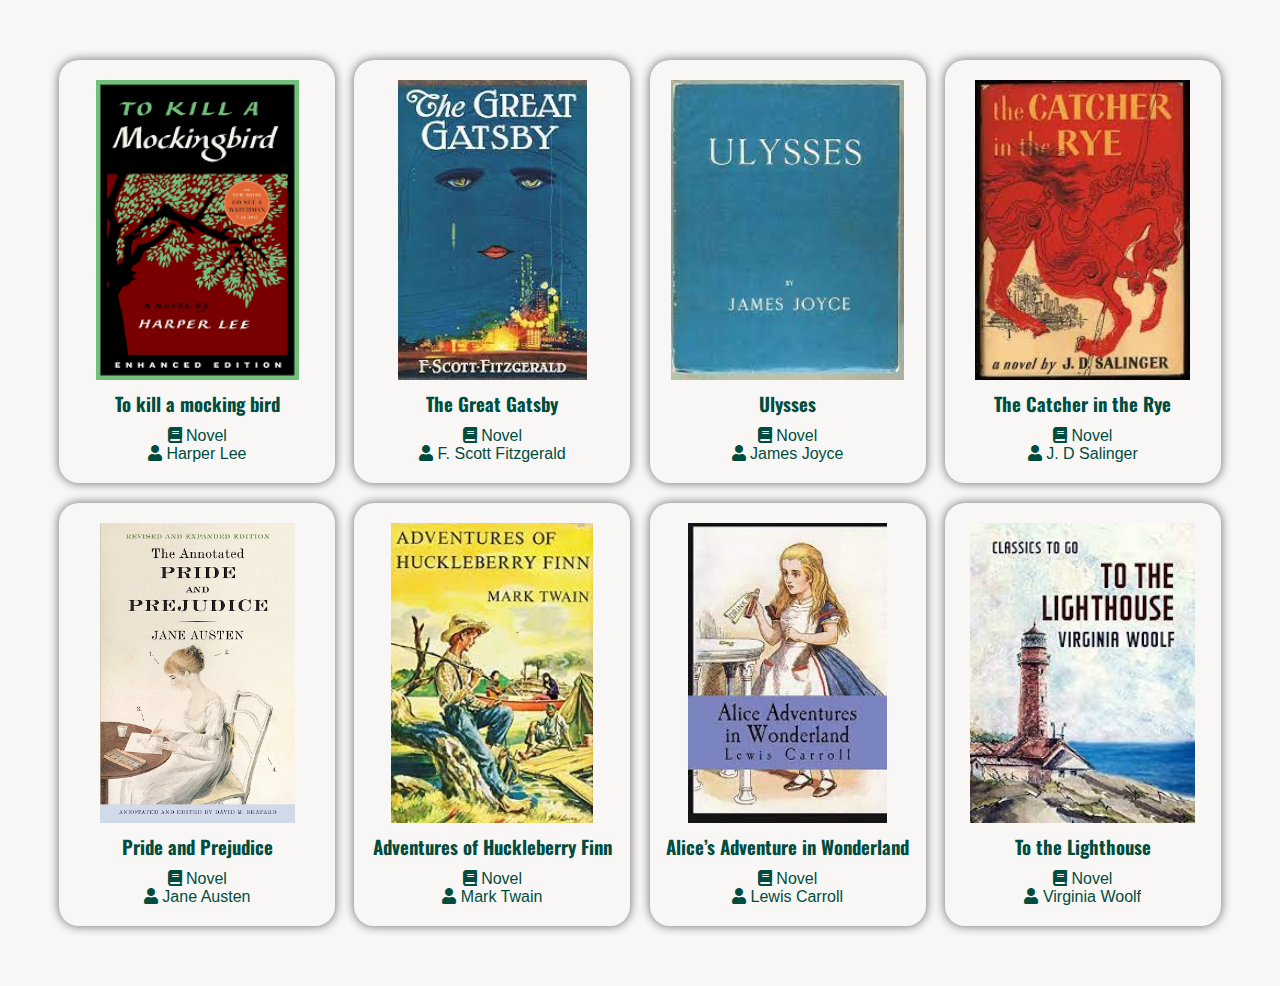
<file: index.html>
<html lang="en">
<head>
    <link rel="stylesheet" href="style.css">
    <meta charset="UTF-8">
    <meta name="viewport" content="width=device-width, initial-scale=1.0">
    <title>Book Store</title>
    <link
      rel="stylesheet"
      href="https://cdnjs.cloudflare.com/ajax/libs/font-awesome/5.14.0/css/all.min.css"
    />
</head>
<body>
    <div class="container">
        <div class="books-section">
            <!-- <div class="books">
                <img src="toKillAMockingBird.png" alt="To kill a mocking bird" class="book-cover">
                <h3 class="title">Adventures of Huckleberry Finn</h3>
                <p class="category"><i class="fas fa-book"></i> Novel</p>
                <p class="author"><i class="fas fa-user"></i> Harper Lee</p>
            </div> -->
        </div>
    </div>
    <script src="script.js"></script>
</body>
</html>
</file>
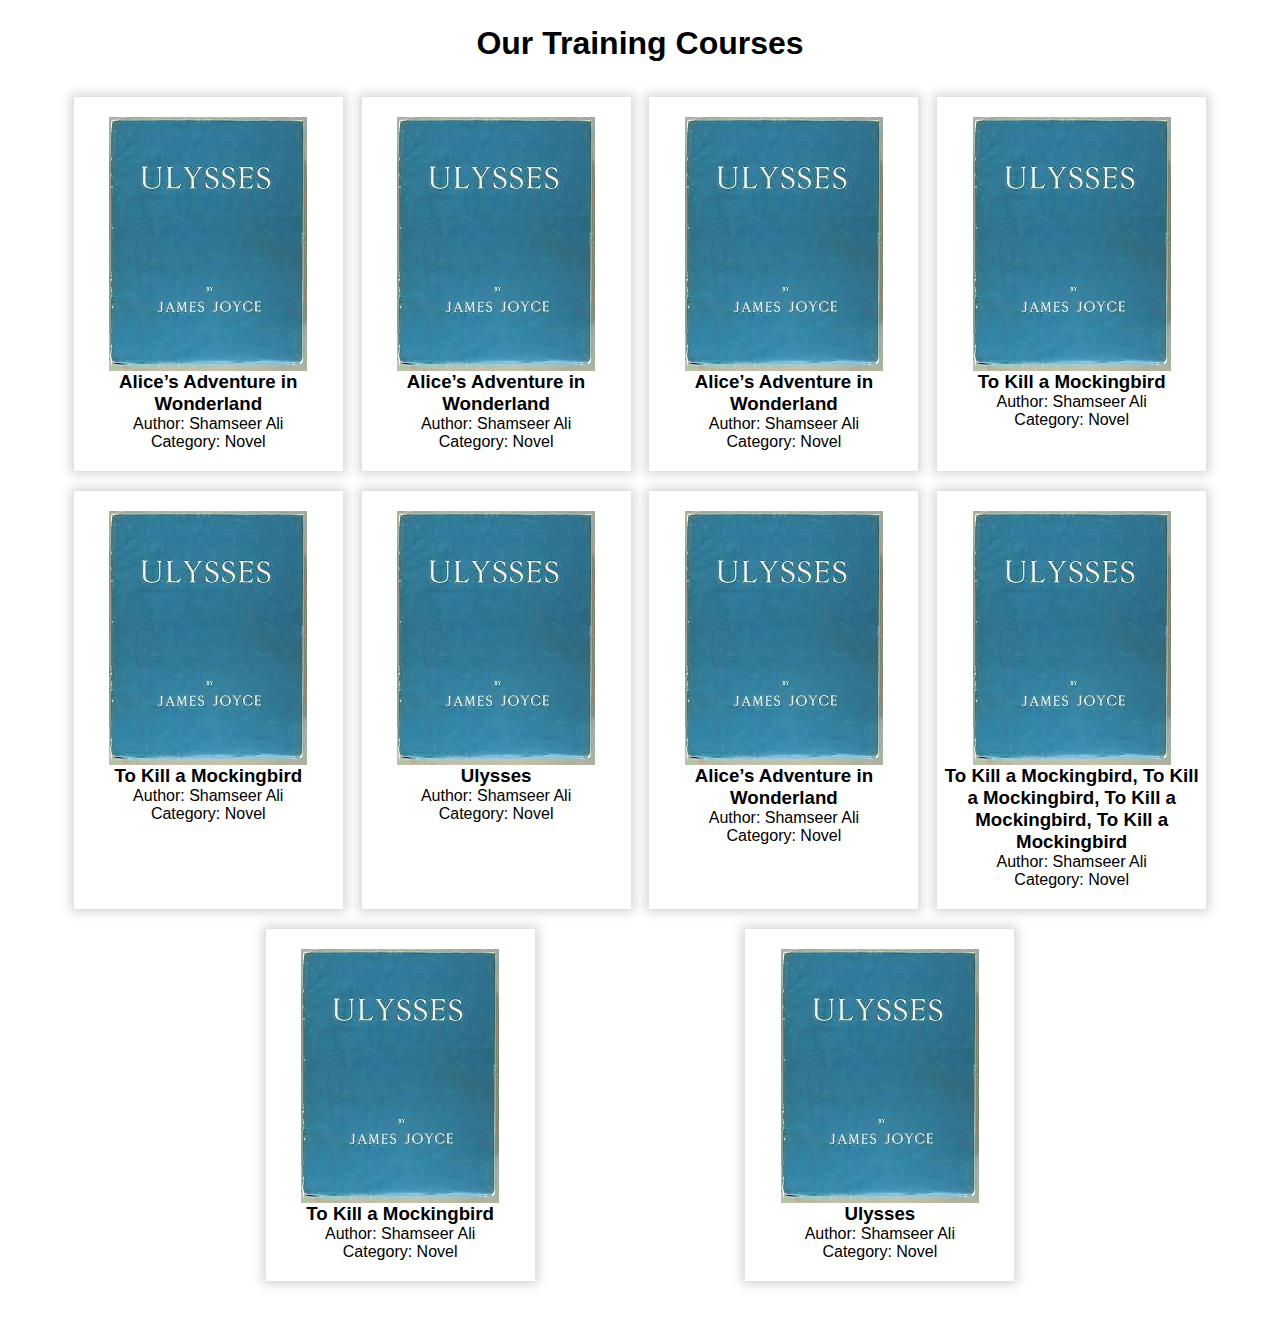
<file: card.html>
<html lang="en">
<head>
    <link rel="stylesheet" href="cardStyle.css">
    <meta charset="UTF-8">
    <meta name="viewport" content="width=device-width, initial-scale=1.0">
    <title>Document</title>
</head>
<body>
    <div class="training-section">
        <h1>Our Training Courses</h1>
        <div class="container">
            <div class="training-items">
                <img src="ulysses.jpg" alt="uls">
                <h3>Alice’s Adventure in Wonderland</h3>
                <p>Author: Shamseer Ali</p>
                <p>Category: Novel</p>
            </div>
            <div class="training-items">
                <img src="ulysses.jpg" alt="uls">
                <h3>Alice’s Adventure in Wonderland</h3>
                <p>Author: Shamseer Ali</p>
                <p>Category: Novel</p>
            </div>
            <div class="training-items">
                <img src="ulysses.jpg" alt="uls">
                <h3>Alice’s Adventure in Wonderland</h3>
                <p>Author: Shamseer Ali</p>
                <p>Category: Novel</p>
            </div>
            <div class="training-items">
                <img src="ulysses.jpg" alt="uls">
                <h3>To Kill a Mockingbird</h3>
                <p>Author: Shamseer Ali</p>
                <p>Category: Novel</p>
            </div>
            <div class="training-items">
                <img src="ulysses.jpg" alt="uls">
                <h3>To Kill a Mockingbird</h3>
                <p>Author: Shamseer Ali</p>
                <p>Category: Novel</p>
            </div>
            <div class="training-items">
                <img src="ulysses.jpg" alt="uls">
                <h3>Ulysses</h3>
                <p>Author: Shamseer Ali</p>
                <p>Category: Novel</p>
            </div>
            <div class="training-items">
                <img src="ulysses.jpg" alt="uls">
                <h3>Alice’s Adventure in Wonderland</h3>
                <p>Author: Shamseer Ali</p>
                <p>Category: Novel</p>
            </div>
            <div class="training-items">
                <img src="ulysses.jpg" alt="uls">
                <h3>To Kill a Mockingbird, To Kill a Mockingbird, To Kill a Mockingbird, To Kill a Mockingbird</h3>
                <p>Author: Shamseer Ali</p>
                <p>Category: Novel</p>
            </div>
            <div class="training-items">
                <img src="ulysses.jpg" alt="uls">
                <h3>To Kill a Mockingbird</h3>
                <p>Author: Shamseer Ali</p>
                <p>Category: Novel</p>
            </div>
            <div class="training-items">
                <img src="ulysses.jpg" alt="uls">
                <h3>Ulysses</h3>
                <p>Author: Shamseer Ali</p>
                <p>Category: Novel</p>
            </div>
        </div>
    </div>
</body>
</html>
</file>
<file: style.css>
@import url('https://fonts.googleapis.com/css2?family=Fira+Sans:ital,wght@0,100;0,200;0,300;0,400;0,500;0,600;0,700;0,800;0,900;1,100;1,200;1,300;1,400;1,500;1,600;1,700;1,800;1,900&display=swap');
 @import url('https://fonts.googleapis.com/css2?family=Oswald:wght@200;300;400;500;600;700&family=Ubuntu:ital,wght@0,300;0,400;0,500;0,700;1,300;1,400;1,500;1,700&display=swap');
* {
    margin: 0;
    padding: 0;
}

body {
    font-family: 'Ubuntu', sans-serif;
    background-color: #F9F7F5;
    color: #004D40;
}
.container {
    width: 100%;
    padding: 50px 0;
}
.books-section {
    width: 1200px;
    margin: auto;
    display: flex;
    flex-wrap: wrap;
    justify-content: space-evenly;
}
.books {
    flex-basis: 23%;
    margin: 10px 0;
    box-shadow: 0 0 10px 1px grey;
    text-align: center;
    padding: 20px 0;
    background-color: #F9F7F5;
    border-radius: 20px;
}
.title {
    font-family: Oswald, sans-serif;
    padding: 10px 0;
}
.author, .category {
    font-family: sans-serif;
}
.book-cover {
    height: 300px;
}

/* MEDIA QUERIES */
@media only screen and (min-width: 801px) and (max-width: 1200px) {
    .books-section {
        width: 90%;
    }
    .books {
        flex-basis: 32%;
    }
}
@media only screen and (min-width: 501px) and (max-width: 800px) {
    .books-section {
        width: 90%;
    }
    .books {
        flex-basis: 47%;
    }
}
@media only screen and (min-width: 200px) and (max-width:500px){
    .books-section {
        width: 90%;
        flex-direction: column;
    }
    
}
</file>
<file: cardStyle.css>
* {
    margin: 0;
    padding: 0;
    font-family: sans-serif;
}

.training-section {
    width: 100%;
    padding-bottom: 50px;
}

.training-section h1 {
    text-align: center;
    padding: 25px 0;
}
.container {
    width: 1170px;
    margin: auto;
    display: flex;
    flex-wrap: wrap;
    justify-content: space-evenly;
}
.training-items{
    flex-basis: 23%;
    margin: 10px 0;
    box-shadow: 0 0 10px 3px lightgray;
    text-align: center;
    padding: 20px 0;
}

/* media */
@media only screen and (min-width: 500px) and (max-width: 800px) {
    .container {
        width: 90%;
    }
    .training-items {
        flex-basis: 47%;
    }
}
@media only screen and (max-width: 499px) {
    .container {
        width: 90%;
        flex-direction: column;
    }
}
</file>
